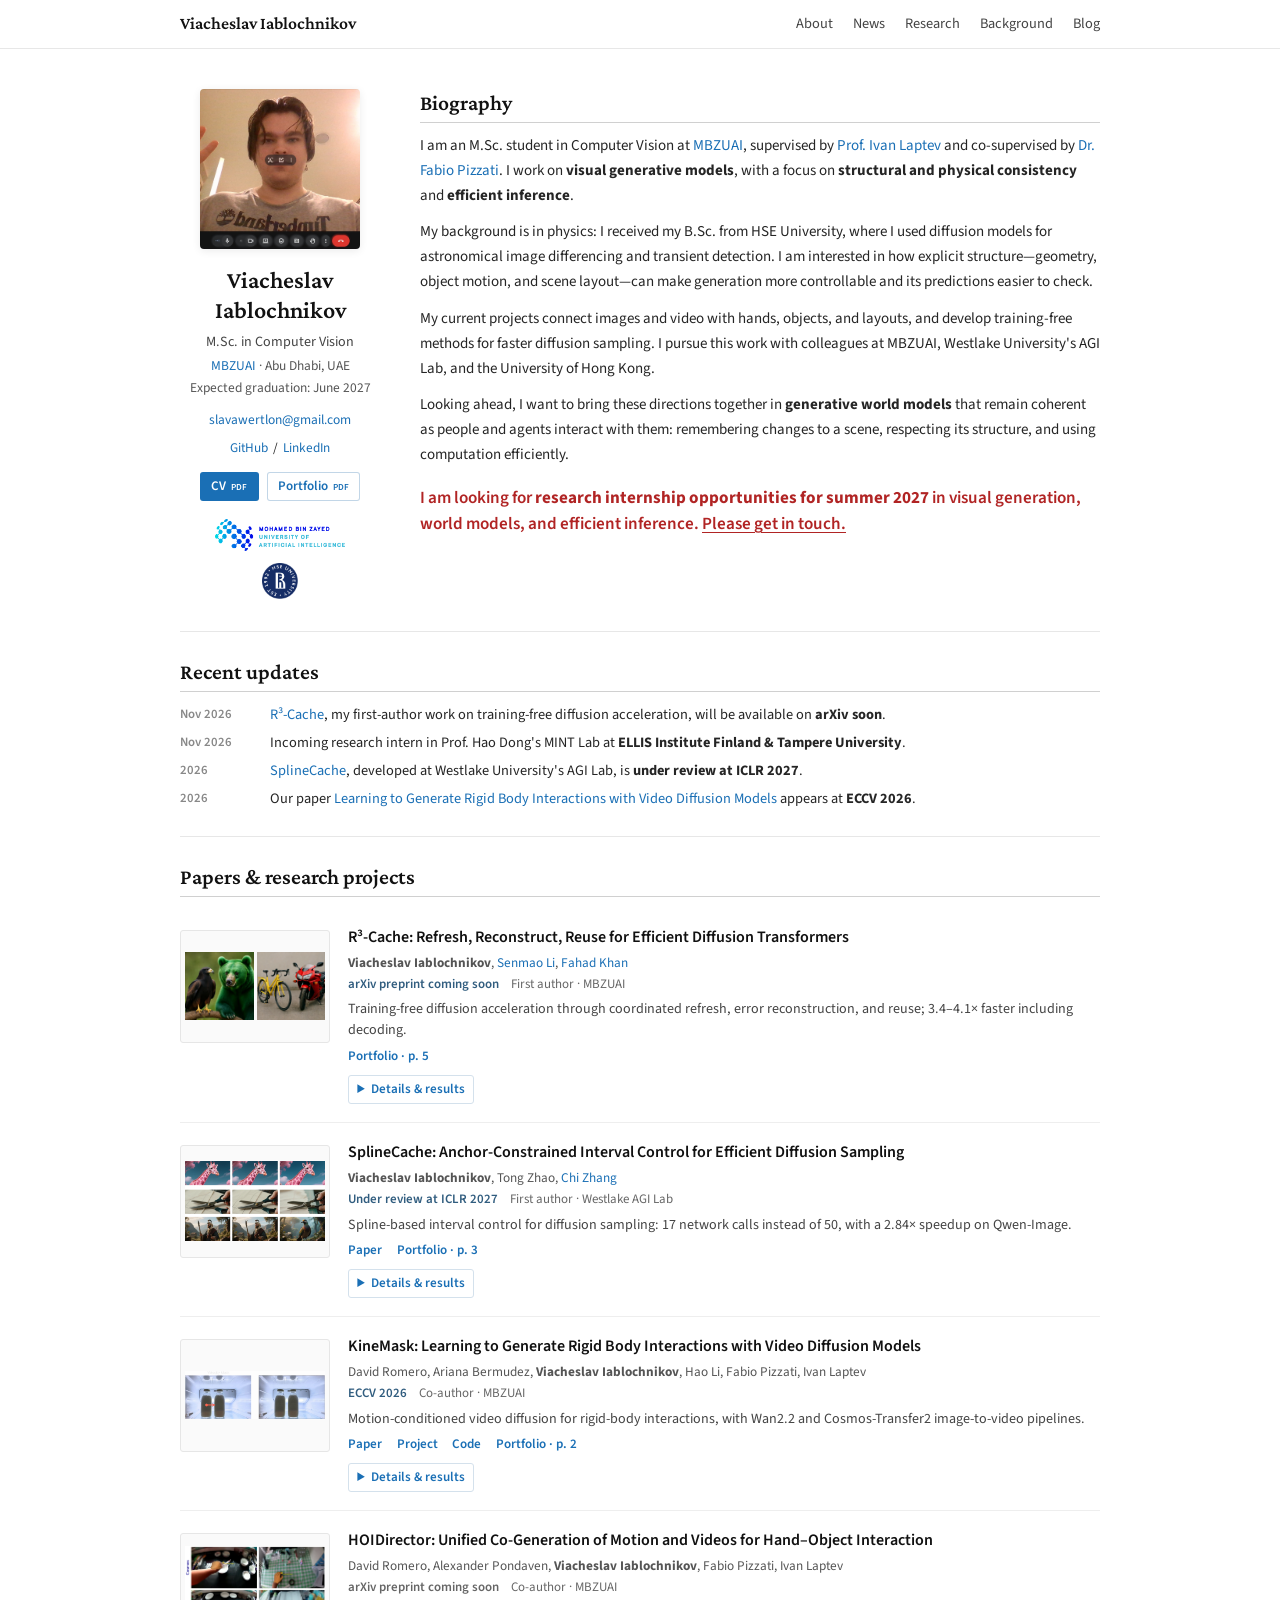
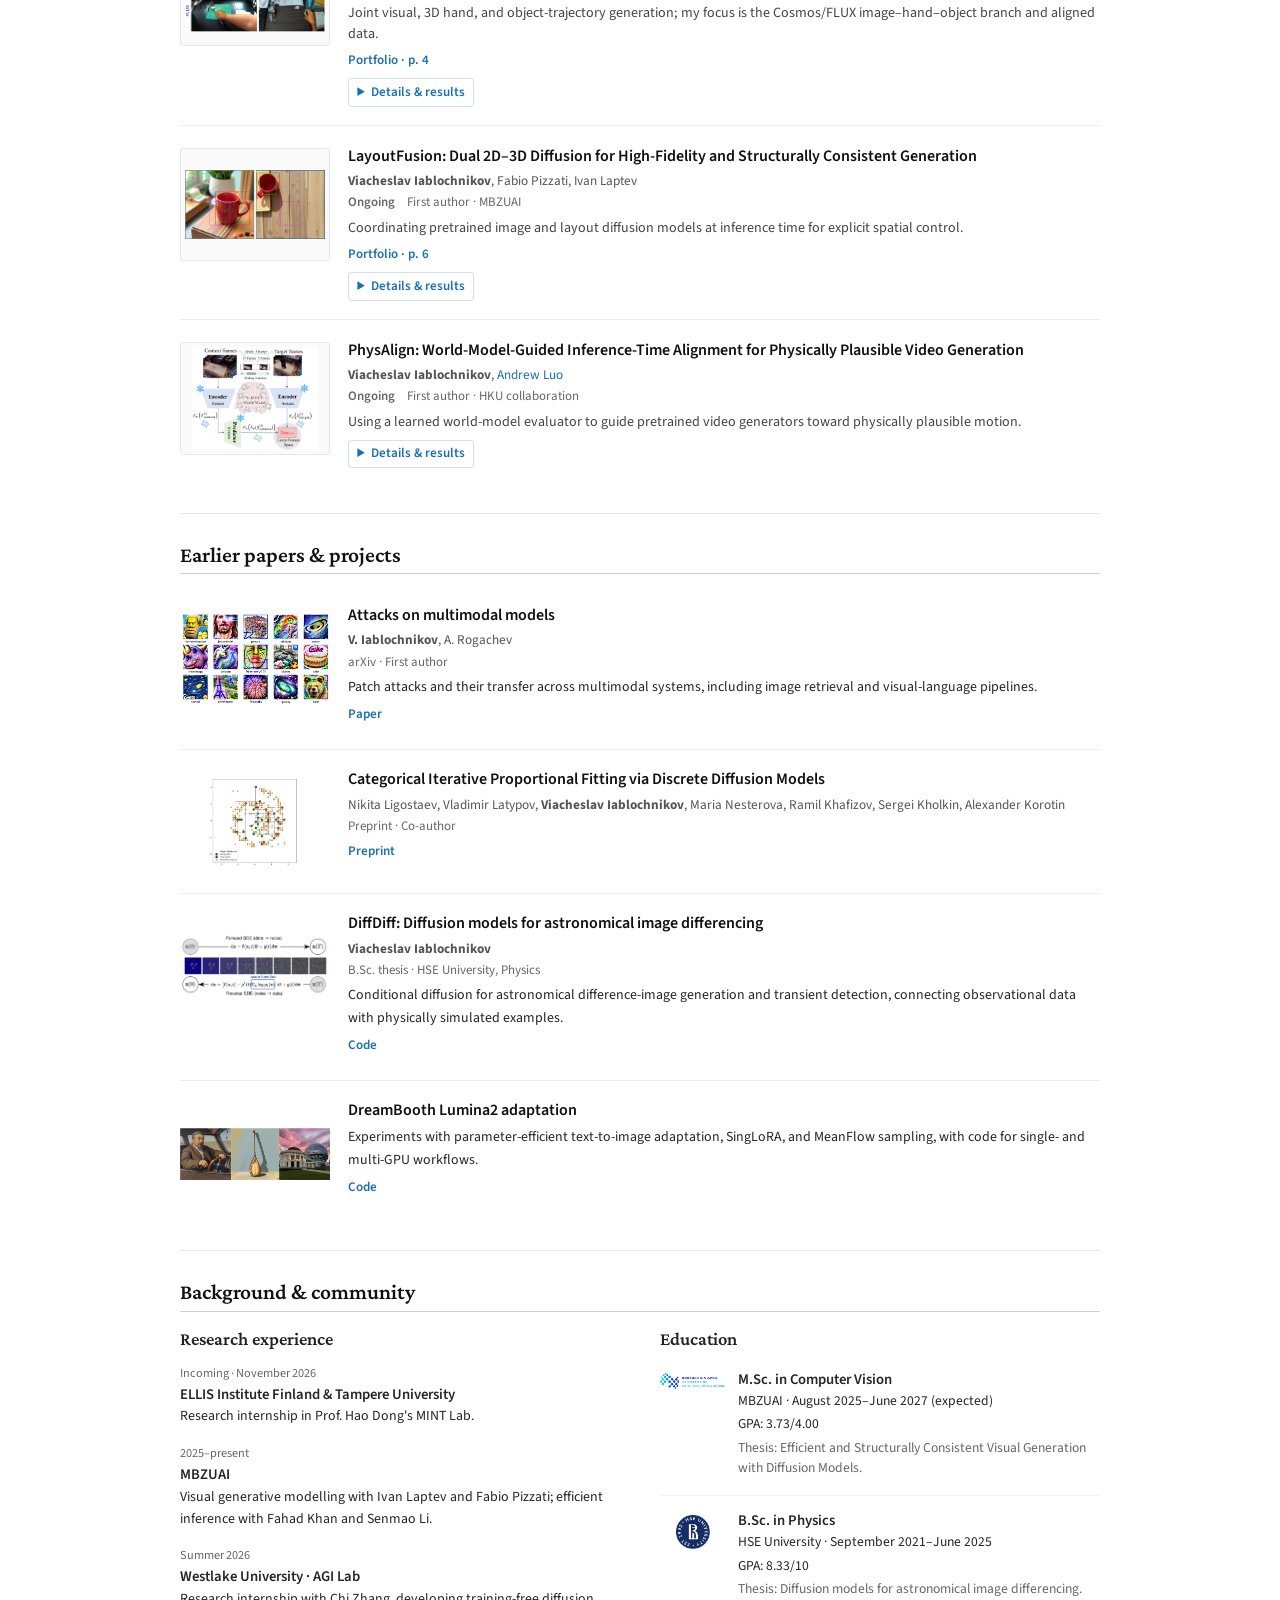
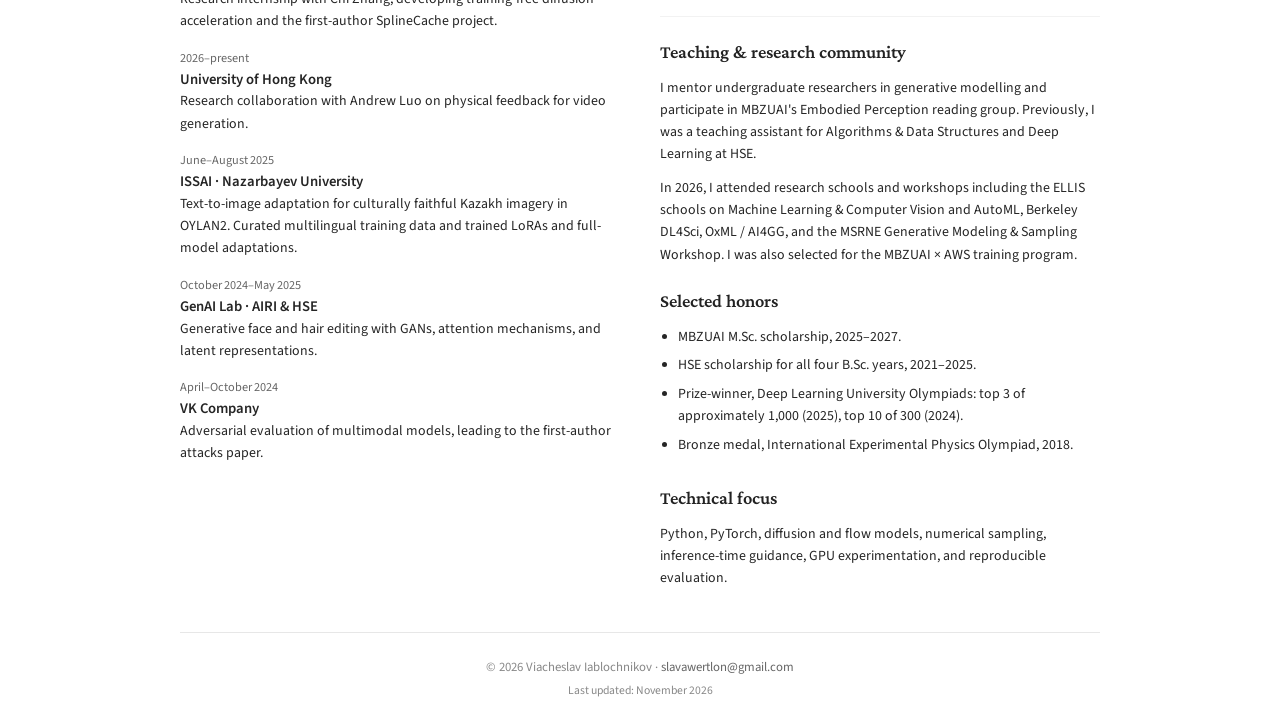
<file: index.html>
<!DOCTYPE html>

<html lang="en">
<head>
<meta charset="utf-8"/>
<meta content="width=device-width, initial-scale=1.0" name="viewport"/>
<title>Viacheslav Iablochnikov</title>
<meta content="Viacheslav Iablochnikov, M.Sc. Computer Vision at MBZUAI. Research on structured and physically grounded visual generation, efficient diffusion inference, and persistent world models." name="description"/>
<link href="assets/media/favicon.svg" rel="icon" type="image/svg+xml"/>
<link href="https://fonts.googleapis.com" rel="preconnect"/>
<link crossorigin="" href="https://fonts.gstatic.com" rel="preconnect"/>
<link href="https://fonts.googleapis.com/css2?family=Crimson+Pro:ital,wght@0,400;0,600;1,400&amp;family=Source+Sans+3:wght@400;600;700&amp;display=swap" rel="stylesheet"/>
<link href="assets/css/styles.css" rel="stylesheet"/>
<script defer="" src="assets/js/main.js"></script>
</head>
<body>
<a class="skip-link" href="#main">Skip to content</a>
<header class="topnav">
<nav aria-label="Main navigation" class="nav-inner">
<a class="nav-name" href="#top">Viacheslav Iablochnikov</a>
<div class="nav-links"><a href="#about">About</a><a href="#news">News</a><a href="#projects">Research</a><a href="#background">Background</a><a href="blog.html">Blog</a></div>
<button aria-controls="mobileMenu" aria-expanded="false" aria-label="Open navigation" class="burger" id="burger">☰</button>
</nav>
<nav aria-label="Mobile navigation" class="mobile-menu" hidden="" id="mobileMenu"><a href="#about">About</a><a href="#news">News</a><a href="#projects">Research</a><a href="#background">Background</a><a href="blog.html">Blog</a></nav>
</header>
<main class="page-wrap" id="main">
<div id="top"></div>
<section aria-labelledby="profile-name" class="profile-section" id="about">
<aside class="profile-left">
<img alt="Viacheslav Iablochnikov" class="avatar-img" height="160" src="assets/media/avatar_v3.jpg" width="160"/>
<h1 class="profile-name" id="profile-name">Viacheslav<br/>Iablochnikov</h1>
<p class="profile-title">M.Sc. in Computer Vision</p>
<p class="profile-affil"><a href="https://mbzuai.ac.ae/">MBZUAI</a> · Abu Dhabi, UAE</p>
<p class="profile-affil">Expected graduation: June 2027</p>
<p class="contact-line"><a href="mailto:slavawertlon@gmail.com">slavawertlon@gmail.com</a></p>
<div class="social-row"><a href="https://github.com/slava-qw">GitHub</a><span aria-hidden="true">/</span><a href="https://www.linkedin.com/in/viacheslav-iablochnikov-52a39a278/">LinkedIn</a></div>
<div class="document-links"><a class="cv-btn" href="assets/docs/CV_Viacheslav_Iablochnikov_research.pdf">CV <span class="file-type">PDF</span></a><a class="cv-btn secondary" href="assets/docs/Portfolio_Viacheslav_Iablochnikov.pdf">Portfolio <span class="file-type">PDF</span></a></div>
<div class="affil-logos"><img alt="MBZUAI" height="36" src="assets/media/mbzuai_logo_v2.png" width="130"/><img alt="HSE University" height="36" src="assets/media/hse_logo_full.png" width="130"/></div>
</aside>
<div class="profile-right">
<h2 class="section-title">Biography</h2>
<p>I am an M.Sc. student in Computer Vision at <a href="https://mbzuai.ac.ae/">MBZUAI</a>, supervised by <a href="https://mbzuai.ac.ae/study/faculty/ivan-laptev/">Prof. Ivan Laptev</a> and co-supervised by <a href="https://fabvio.github.io/">Dr. Fabio Pizzati</a>. I work on <strong>visual generative models</strong>, with a focus on <strong>structural and physical consistency</strong> and <strong>efficient inference</strong>.</p>
<p>My background is in physics: I received my B.Sc. from HSE University, where I used diffusion models for astronomical image differencing and transient detection. I am interested in how explicit structure—geometry, object motion, and scene layout—can make generation more controllable and its predictions easier to check.</p>
<p>My current projects connect images and video with hands, objects, and layouts, and develop training-free methods for faster diffusion sampling. I pursue this work with colleagues at MBZUAI, Westlake University's AGI Lab, and the University of Hong Kong.</p>
<p>Looking ahead, I want to bring these directions together in <strong>generative world models</strong> that remain coherent as people and agents interact with them: remembering changes to a scene, respecting its structure, and using computation efficiently.</p>
<p class="internship-notice">I am looking for <strong>research internship opportunities for summer 2027</strong> in visual generation, world models, and efficient inference. <a href="mailto:slavawertlon@gmail.com">Please get in touch.</a></p>
</div>
</section>

<section aria-labelledby="news-heading" class="content-section compact-section" id="news">
<h2 class="section-title" id="news-heading">Recent updates</h2>
<ul class="news-list">
<li><span class="nd">Nov 2026</span><span><a href="#r3-cache">R³-Cache</a>, my first-author work on training-free diffusion acceleration, will be available on <strong>arXiv soon</strong>.</span></li>
<li><span class="nd">Nov 2026</span><span>Incoming research intern in Prof. Hao Dong's MINT Lab at <strong>ELLIS Institute Finland &amp; Tampere University</strong>.</span></li>
<li><span class="nd">2026</span><span><a href="#splinecache">SplineCache</a>, developed at Westlake University's AGI Lab, is <strong>under review at ICLR 2027</strong>.</span></li>
<li><span class="nd">2026</span><span>Our paper <a href="#kinemask">Learning to Generate Rigid Body Interactions with Video Diffusion Models</a> appears at <strong>ECCV 2026</strong>.</span></li>
</ul>
</section>
<section aria-labelledby="projects-heading" class="content-section" id="projects">
<h2 class="section-title" id="projects-heading">Papers &amp; research projects</h2>


<article class="paper-card featured-paper" id="r3-cache"><button aria-controls="r3-cache-details" aria-expanded="false" aria-label="Expand details for r3-cache" class="paper-cover" type="button"><div class="cover-pair"><img alt="R³-Cache green bear example" loading="lazy" src="assets/media/research/r3-1-2.webp"/><img alt="R³-Cache bicycle example" loading="lazy" src="assets/media/research/r3-2-2.webp"/></div></button><div class="paper-info"><h3 class="paper-title">R³-Cache: Refresh, Reconstruct, Reuse for Efficient Diffusion Transformers</h3><p class="paper-authors"><strong>Viacheslav Iablochnikov</strong>, <a href="https://sen-mao.github.io/">Senmao Li</a>, <a href="https://mbzuai.ac.ae/study/faculty/fahad-khan/">Fahad Khan</a></p><div class="paper-venue"><span class="status">arXiv preprint coming soon</span><span>First author · MBZUAI</span></div><p class="paper-summary">Training-free diffusion acceleration through coordinated refresh, error reconstruction, and reuse; 3.4–4.1× faster including decoding.</p><div class="plinks"><a href="assets/docs/Portfolio_Viacheslav_Iablochnikov.pdf#page=5">Portfolio · p. 5</a></div><details class="paper-details" id="r3-cache-details"><summary><span class="label-closed">Details &amp; results</span><span class="label-open">Hide details</span></summary><div class="details-body"><p>Partial computation can update a prediction for the whole image. R³-Cache combines full evaluations that refresh the prediction, sparse evaluations that measure and reconstruct its error, and intervening steps that reuse the correction. Look-ahead sampling and an offline search coordinate these actions without retraining the model.</p><p><strong>My contribution:</strong> I lead the research direction, method development, implementation, and cross-model evaluation. Across SD3, SD3.5, and Qwen-Image, the method delivers <strong>3.4–4.1× acceleration, including decoding</strong>, with up to <strong>75.3% lower LPIPS distance to full sampling</strong> than native fewer-step sampling at comparable runtime.</p><figure class="comparison-figure">
<div aria-label="R³-Cache four-method image comparison; scroll horizontally on narrow screens" class="comparison-scroll" role="region" tabindex="0">
<div class="comparison-grid four-columns">
<div class="comparison-label">Full sampler<span>50 steps</span></div><div class="comparison-label ours">R³-Cache<span>(ours)</span></div><div class="comparison-label">PoSTCache<span>target-10 comparison</span></div><div class="comparison-label">Native<span>10 steps</span></div>
<img alt="Full sampler: a bird beside a green bear" height="640" loading="lazy" src="assets/media/research/r3-1-1.webp" width="640"/><img alt="R³-Cache: a bird beside a green bear, retaining the reference composition" height="640" loading="lazy" src="assets/media/research/r3-1-2.webp" width="640"/><img alt="PoSTCache output for the same green-bear prompt and noise" height="640" loading="lazy" src="assets/media/research/r3-1-3.webp" width="640"/><img alt="Native 10-step output for the same green-bear prompt and noise" height="640" loading="lazy" src="assets/media/research/r3-1-4.webp" width="640"/>
<img alt="Full sampler: a yellow bicycle beside a red motorcycle" height="640" loading="lazy" src="assets/media/research/r3-2-1.webp" width="640"/><img alt="R³-Cache: a yellow bicycle beside a red motorcycle, retaining the reference composition" height="640" loading="lazy" src="assets/media/research/r3-2-2.webp" width="640"/><img alt="PoSTCache output for the same bicycle and motorcycle prompt and noise" height="640" loading="lazy" src="assets/media/research/r3-2-3.webp" width="640"/><img alt="Native 10-step output for the same bicycle and motorcycle prompt and noise" height="640" loading="lazy" src="assets/media/research/r3-2-4.webp" width="640"/>
</div>
</div>
<figcaption>Selected Qwen-Image outputs with the same prompt and initial noise across each row. The comparison illustrates preservation of the full sampler's appearance.</figcaption>
<p class="scroll-hint">Swipe or scroll to compare all four methods.</p>
</figure></div></details></div></article>
<article class="paper-card featured-paper" id="splinecache"><button aria-controls="splinecache-details" aria-expanded="false" aria-label="Expand details for splinecache" class="paper-cover" type="button"><img alt="SplineCache comparison preview" loading="lazy" src="assets/media/research/splinecache_comparison.webp"/></button><div class="paper-info"><h3 class="paper-title">SplineCache: Anchor-Constrained Interval Control for Efficient Diffusion Sampling</h3><p class="paper-authors"><strong>Viacheslav Iablochnikov</strong>, Tong Zhao, <a href="https://icoz69.github.io/">Chi Zhang</a></p><div class="paper-venue"><span class="status">Under review at ICLR 2027</span><span>First author · Westlake AGI Lab</span></div><p class="paper-summary">Spline-based interval control for diffusion sampling: 17 network calls instead of 50, with a 2.84× speedup on Qwen-Image.</p><div class="plinks"><a href="https://drive.google.com/file/d/1-Jl56wagf72pipK_ZtBhBZCUA1gjrkRy/view?usp=sharing">Paper</a><a href="assets/docs/Portfolio_Viacheslav_Iablochnikov.pdf#page=3">Portfolio · p. 3</a></div><details class="paper-details" id="splinecache-details"><summary><span class="label-closed">Details &amp; results</span><span class="label-open">Hide details</span></summary><div class="details-body"><p>A sampling step depends on velocity accumulated over an interval. SplineCache constructs a causal spline from completed model evaluations and integrates it to advance through skipped evaluations. Budget-specific anchor schedules determine where full evaluations are most useful.</p><p><strong>My contribution:</strong> I developed the interval-control formulation, sampling algorithm, schedule search, and evaluation pipeline. On Qwen-Image, <strong>17 network calls instead of 50</strong> deliver a <strong>2.84× speedup</strong>; a more aggressive setting reaches <strong>4.72×</strong>. The work also studies transfer to image-conditioned 3D generation.</p><figure class="comparison-figure medium-figure">
<div aria-label="SplineCache three-method comparison; scroll horizontally on narrow screens" class="comparison-scroll" role="region" tabindex="0">
<div class="three-column-labels"><div class="comparison-label">Full sampler</div><div class="comparison-label ours">SplineCache (ours)</div><div class="comparison-label">TeaCache</div></div>
<img alt="Three matched Qwen-Image examples: full sampling, SplineCache and TeaCache; a giraffe, scissors, and a figure in a landscape" class="comparison-image" height="552" loading="lazy" src="assets/media/research/splinecache_comparison.webp" width="970"/>
</div>
<figcaption>Matched prompts and seeds. Columns show the full sampler, SplineCache, and TeaCache.</figcaption>
</figure></div></details></div></article>

<article class="paper-card featured-paper" id="kinemask"><button aria-controls="kinemask-details" aria-expanded="false" aria-label="Expand details for kinemask" class="paper-cover" type="button"><img alt="KineMask interaction examples" loading="lazy" src="assets/media/kinemask_carrousel_milk_poster.png"/></button><div class="paper-info"><h3 class="paper-title">KineMask: Learning to Generate Rigid Body Interactions with Video Diffusion Models</h3><p class="paper-authors">David Romero, Ariana Bermudez, <strong>Viacheslav Iablochnikov</strong>, Hao Li, Fabio Pizzati, Ivan Laptev</p><div class="paper-venue"><span class="status">ECCV 2026</span><span>Co-author · MBZUAI</span></div><p class="paper-summary">Motion-conditioned video diffusion for rigid-body interactions, with Wan2.2 and Cosmos-Transfer2 image-to-video pipelines.</p><div class="plinks"><a href="https://arxiv.org/abs/2510.02284">Paper</a><a href="https://daromog.github.io/KineMask/">Project</a><a href="https://github.com/Daromog/KineMask">Code</a><a href="assets/docs/Portfolio_Viacheslav_Iablochnikov.pdf#page=2">Portfolio · p. 2</a></div><details class="paper-details" id="kinemask-details"><summary><span class="label-closed">Details &amp; results</span><span class="label-open">Hide details</span></summary><div class="details-body"><p>KineMask conditions video diffusion models on object motion to generate rigid-body interactions. A velocity-mask control signal specifies how an object starts moving, while the generator predicts the resulting motion and interactions.</p><p><strong>My contribution:</strong> I implemented and trained the Wan2.2 (5B) and Cosmos-Transfer2 image-to-video pipelines, covering data preparation, motion conditioning, multi-GPU training, inference, and evaluation. On Wan2.2, <strong>FVD decreases from 977.7 to 475.6</strong>; human raters prefer KineMask to the plain backbone in up to <strong>71%</strong> of comparisons.</p><figure class="video-figure"><video aria-label="KineMask motion-conditioned object-interaction video examples" autoplay="" controls="" loop="" muted="" playsinline="" poster="assets/media/kinemask_carrousel_milk_poster.png" preload="metadata"><source src="assets/media/kinemask_carrousel_milk_v2.mp4" type="video/mp4"/></video><figcaption>Motion-conditioned object-interaction examples from KineMask.</figcaption></figure><details class="additional-figure"><summary>Wan and Cosmos comparisons</summary><figure class="narrow-figure"><img alt="Input motion at left, plain Wan and Cosmos backbone outputs compared with KineMask at right" height="674" loading="lazy" src="assets/media/research/kinemask_comparison.webp" width="782"/><figcaption>Input and motion control at left; backbone and KineMask outputs at right.</figcaption></figure></details></div></details></div></article>
<article class="paper-card featured-paper" id="beyond-hands"><button aria-controls="beyond-hands-details" aria-expanded="false" aria-label="Expand details for beyond-hands" class="paper-cover" type="button"><img alt="Joint image and hand generation preview" loading="lazy" src="assets/media/research/beyond_hands_examples.webp"/></button><div class="paper-info"><h3 class="paper-title">HOIDirector: Unified Co-Generation of Motion and Videos for Hand–Object Interaction</h3><p class="paper-authors">David Romero, Alexander Pondaven, <strong>Viacheslav Iablochnikov</strong>, Fabio Pizzati, Ivan Laptev</p><div class="paper-venue"><span class="status ongoing">arXiv preprint coming soon</span><span>Co-author · MBZUAI</span></div><p class="paper-summary">Joint visual, 3D hand, and object-trajectory generation; my focus is the Cosmos/FLUX image–hand–object branch and aligned data.</p><div class="plinks"><a href="assets/docs/Portfolio_Viacheslav_Iablochnikov.pdf#page=4">Portfolio · p. 4</a></div><details class="paper-details" id="beyond-hands-details"><summary><span class="label-closed">Details &amp; results</span><span class="label-open">Hide details</span></summary><div class="details-body"><p>The project connects visual generation with the geometry of an interaction by jointly modelling video, 3D hands, and object trajectories. My image branch brings image latents, a parametric hand representation, and object position into a shared diffusion transformer, supporting joint generation and conditional prediction.</p><p><strong>My contribution:</strong> I built the image–hand–object branch on NVIDIA Cosmos and FLUX and prepared aligned training data. Joint generation with Cosmos achieves a closer perceptual match to reference images than the image-only control while retaining both joint and conditional generation.</p><figure class="comparison-figure medium-figure"><a aria-label="Open larger HOIDirector examples" href="assets/media/research/beyond_hands_examples.webp"><img alt="Cosmos and FLUX generated interaction images with hand meshes and object-position overlays" height="715" loading="lazy" src="assets/media/research/beyond_hands_examples.webp" width="1165"/></a><figcaption>Generated interaction images with the generated hand meshes and object positions overlaid.</figcaption></figure></div></details></div></article>
<article class="paper-card featured-paper" id="layoutfusion"><button aria-controls="layoutfusion-details" aria-expanded="false" aria-label="Expand details for layoutfusion" class="paper-cover" type="button"><img alt="LayoutFusion spatial placement preview" loading="lazy" src="assets/media/research/layoutfusion_placement.webp"/></button><div class="paper-info"><h3 class="paper-title">LayoutFusion: Dual 2D–3D Diffusion for High-Fidelity and Structurally Consistent Generation</h3><p class="paper-authors"><strong>Viacheslav Iablochnikov</strong>, Fabio Pizzati, Ivan Laptev</p><div class="paper-venue"><span class="status ongoing">Ongoing</span><span>First author · MBZUAI</span></div><p class="paper-summary">Coordinating pretrained image and layout diffusion models at inference time for explicit spatial control.</p><div class="plinks"><a href="assets/docs/Portfolio_Viacheslav_Iablochnikov.pdf#page=6">Portfolio · p. 6</a></div><details class="paper-details" id="layoutfusion-details"><summary><span class="label-closed">Details &amp; results</span><span class="label-open">Hide details</span></summary><div class="details-body"><p>LayoutFusion investigates how separately pretrained image and layout diffusion models can be coordinated at inference time. Compatibility objectives, guidance, and particle-based inference link explicit object placement with visual appearance without retraining the base generators.</p><p><strong>My contribution:</strong> I lead the formulation and development of the image–layout coupling, reward-guided sampling, and spatial-consistency evaluation. The illustrated 2D experiment places a cup in a requested region, making spatial control directly inspectable.</p><figure class="comparison-figure medium-figure"><div class="two-column-labels"><div class="comparison-label">Unguided generation</div><div class="comparison-label ours">Guided placement (ours)</div></div><a aria-label="Open larger LayoutFusion placement comparison" href="assets/media/research/layoutfusion_placement.webp"><img alt="Unguided and guided cup-placement outputs; the green box marks the requested region" height="696" loading="lazy" src="assets/media/research/layoutfusion_placement.webp" width="1404"/></a><figcaption>Selected 2D placement example. The green box marks the requested region; guidance brings the cup into it.</figcaption></figure></div></details></div></article>
<article class="paper-card featured-paper" id="physalign"><button aria-controls="physalign-details" aria-expanded="false" aria-label="Expand details for physalign" class="paper-cover" type="button"><img alt="World-model representation diagram; conceptual illustration" loading="lazy" src="assets/media/vjepa_world_model.png"/></button><div class="paper-info"><h3 class="paper-title">PhysAlign: World-Model-Guided Inference-Time Alignment for Physically Plausible Video Generation</h3><p class="paper-authors"><strong>Viacheslav Iablochnikov</strong>, <a href="https://andrewluo.net/">Andrew Luo</a></p><div class="paper-venue"><span class="status ongoing">Ongoing</span><span>First author · HKU collaboration</span></div><p class="paper-summary">Using a learned world-model evaluator to guide pretrained video generators toward physically plausible motion.</p><details class="paper-details" id="physalign-details"><summary><span class="label-closed">Details &amp; results</span><span class="label-open">Hide details</span></summary><div class="details-body"><p>I investigate using a pretrained self-supervised world model as a learned evaluator to guide video generation toward physically plausible motion. The project studies reward-guided inference as a way to steer pretrained generators without retraining their weights, connecting physical feedback with probabilistic sampling.</p><p class="concept-note">The cover is a conceptual world-model diagram, rather than a generated result.</p></div></details></div></article>
</section>
<section aria-labelledby="earlier-heading" class="content-section" id="earlier-work">
<h2 class="section-title" id="earlier-heading">Earlier papers &amp; projects</h2>
<article class="paper-card"><div class="paper-thumb"><img alt="Patch-based adversarial attack example" height="95" loading="lazy" src="assets/media/adversarial_attacks_example_v2.png" width="130"/></div><div class="paper-info"><h3 class="paper-title">Attacks on multimodal models</h3><p class="paper-authors"><strong>V. Iablochnikov</strong>, A. Rogachev</p><p class="paper-venue">arXiv · First author</p><p>Patch attacks and their transfer across multimodal systems, including image retrieval and visual-language pipelines.</p><div class="plinks"><a href="https://arxiv.org/abs/2412.01725">Paper</a></div></div></article>
<article class="paper-card"><div class="paper-thumb"><img alt="Discrete-diffusion iterative proportional fitting illustration" height="95" loading="lazy" src="assets/media/dipf.png" width="130"/></div><div class="paper-info"><h3 class="paper-title">Categorical Iterative Proportional Fitting via Discrete Diffusion Models</h3><p class="paper-authors">Nikita Ligostaev, Vladimir Latypov, <strong>Viacheslav Iablochnikov</strong>, Maria Nesterova, Ramil Khafizov, Sergei Kholkin, Alexander Korotin</p><p class="paper-venue">Preprint · Co-author</p><div class="plinks"><a href="https://box.skoltech.ru/index.php/s/LEeQhaRW6GYYuAa">Preprint</a></div></div></article>
<article class="paper-card"><div class="paper-thumb"><img alt="Astronomical image-differencing pipeline" height="95" loading="lazy" src="assets/media/DiffDiff_result_2_example.png" width="130"/></div><div class="paper-info"><h3 class="paper-title">DiffDiff: Diffusion models for astronomical image differencing</h3><p class="paper-authors"><strong>Viacheslav Iablochnikov</strong></p><p class="paper-venue">B.Sc. thesis · HSE University, Physics</p><p>Conditional diffusion for astronomical difference-image generation and transient detection, connecting observational data with physically simulated examples.</p><div class="plinks"><a href="https://github.com/slava-qw/DiffDiff/tree/main">Code</a></div></div></article>
<article class="paper-card"><div class="paper-thumb"><img alt="Text-to-image adaptation example" height="95" loading="lazy" src="assets/media/issai_example_2.png" width="130"/></div><div class="paper-info"><h3 class="paper-title">DreamBooth Lumina2 adaptation</h3><p>Experiments with parameter-efficient text-to-image adaptation, SingLoRA, and MeanFlow sampling, with code for single- and multi-GPU workflows.</p><div class="plinks"><a href="https://github.com/slava-qw/Improved_DreamBooth/tree/main">Code</a></div></div></article>
</section>
<section aria-labelledby="background-heading" class="content-section" id="background">
<h2 class="section-title" id="background-heading">Background &amp; community</h2>
<div class="two-col-wide">
<div class="tc-left">
<h3 class="subsection-title">Research experience</h3>
<ul class="experience-list">
<li><p class="experience-time">Incoming · November 2026</p><h4>ELLIS Institute Finland &amp; Tampere University</h4><p>Research internship in Prof. Hao Dong's MINT Lab.</p></li>
<li><p class="experience-time">2025–present</p><h4>MBZUAI</h4><p>Visual generative modelling with Ivan Laptev and Fabio Pizzati; efficient inference with Fahad Khan and Senmao Li.</p></li>
<li><p class="experience-time">Summer 2026</p><h4>Westlake University · AGI Lab</h4><p>Research internship with Chi Zhang, developing training-free diffusion acceleration and the first-author SplineCache project.</p></li>
<li><p class="experience-time">2026–present</p><h4>University of Hong Kong</h4><p>Research collaboration with Andrew Luo on physical feedback for video generation.</p></li>
<li><p class="experience-time">June–August 2025</p><h4>ISSAI · Nazarbayev University</h4><p>Text-to-image adaptation for culturally faithful Kazakh imagery in OYLAN2. Curated multilingual training data and trained LoRAs and full-model adaptations.</p></li>
<li><p class="experience-time">October 2024–May 2025</p><h4>GenAI Lab · AIRI &amp; HSE</h4><p>Generative face and hair editing with GANs, attention mechanisms, and latent representations.</p></li>
<li><p class="experience-time">April–October 2024</p><h4>VK Company</h4><p>Adversarial evaluation of multimodal models, leading to the first-author attacks paper.</p></li>
</ul>
</div>
<div class="tc-right">
<h3 class="subsection-title">Education</h3>
<div class="edu-block"><div class="edu-logo"><img alt="MBZUAI" height="34" src="assets/media/mbzuai_logo_v2.png" width="78"/></div><div><h4>M.Sc. in Computer Vision</h4><p>MBZUAI · August 2025–June 2027 (expected)</p><p>GPA: 3.73/4.00</p><p class="muted">Thesis: Efficient and Structurally Consistent Visual Generation with Diffusion Models.</p></div></div>
<div class="edu-block"><div class="edu-logo"><img alt="HSE University" height="34" src="assets/media/hse_logo_full.png" width="78"/></div><div><h4>B.Sc. in Physics</h4><p>HSE University · September 2021–June 2025</p><p>GPA: 8.33/10</p><p class="muted">Thesis: Diffusion models for astronomical image differencing.</p></div></div>
<h3 class="subsection-title mt2">Teaching &amp; research community</h3>
<p>I mentor undergraduate researchers in generative modelling and participate in MBZUAI's Embodied Perception reading group. Previously, I was a teaching assistant for Algorithms &amp; Data Structures and Deep Learning at HSE.</p>
<p>In 2026, I attended research schools and workshops including the ELLIS schools on Machine Learning &amp; Computer Vision and AutoML, Berkeley DL4Sci, OxML / AI4GG, and the MSRNE Generative Modeling &amp; Sampling Workshop. I was also selected for the MBZUAI × AWS training program.</p>
<h3 class="subsection-title mt2">Selected honors</h3>
<ul class="plain-list"><li>MBZUAI M.Sc. scholarship, 2025–2027.</li><li>HSE scholarship for all four B.Sc. years, 2021–2025.</li><li>Prize-winner, Deep Learning University Olympiads: top 3 of approximately 1,000 (2025), top 10 of 300 (2024).</li><li>Bronze medal, International Experimental Physics Olympiad, 2018.</li></ul>
<h3 class="subsection-title mt2">Technical focus</h3><p>Python, PyTorch, diffusion and flow models, numerical sampling, inference-time guidance, GPU experimentation, and reproducible evaluation.</p>
</div>
</div>
</section>
<footer class="site-footer"><p>© <span id="yr">2026</span> Viacheslav Iablochnikov · <a href="mailto:slavawertlon@gmail.com">slavawertlon@gmail.com</a></p><p>Last updated: November 2026</p></footer>
</main>
</body>
</html>
</file>
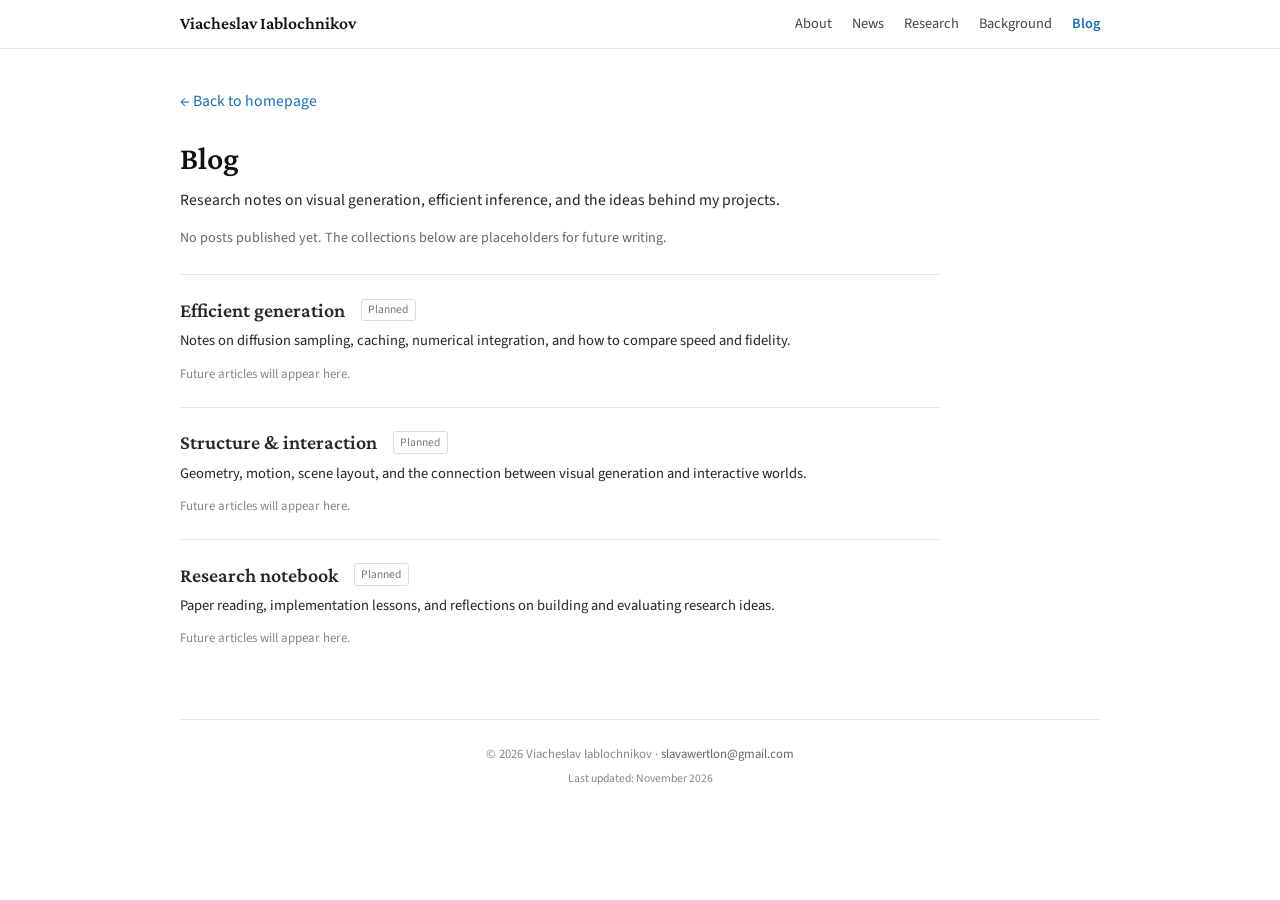
<file: blog.html>
<!DOCTYPE html>

<html lang="en">
<head>
<meta charset="utf-8"/>
<meta content="width=device-width, initial-scale=1.0" name="viewport"/>
<title>Blog · Viacheslav Iablochnikov</title>
<meta content="Research notes and future writing by Viacheslav Iablochnikov on visual generation, efficient inference, and world models." name="description"/>
<link href="assets/media/favicon.svg" rel="icon" type="image/svg+xml"/>
<link href="https://fonts.googleapis.com" rel="preconnect"/>
<link crossorigin="" href="https://fonts.gstatic.com" rel="preconnect"/>
<link href="https://fonts.googleapis.com/css2?family=Crimson+Pro:ital,wght@0,400;0,600;1,400&amp;family=Source+Sans+3:wght@400;600;700&amp;display=swap" rel="stylesheet"/>
<link href="assets/css/styles.css" rel="stylesheet"/>
<script defer="" src="assets/js/main.js"></script>
</head>
<body>
<a class="skip-link" href="#main">Skip to content</a>
<header class="topnav">
<nav aria-label="Main navigation" class="nav-inner">
<a class="nav-name" href="index.html">Viacheslav Iablochnikov</a>
<div class="nav-links"><a href="index.html#about">About</a><a href="index.html#news">News</a><a href="index.html#projects">Research</a><a href="index.html#background">Background</a><a aria-current="page" href="blog.html">Blog</a></div>
<button aria-controls="mobileMenu" aria-expanded="false" aria-label="Open navigation" class="burger" id="burger">☰</button>
</nav>
<nav aria-label="Mobile navigation" class="mobile-menu" hidden="" id="mobileMenu"><a href="index.html#about">About</a><a href="index.html#news">News</a><a href="index.html#projects">Research</a><a href="index.html#background">Background</a><a aria-current="page" href="blog.html">Blog</a></nav>
</header>
<main class="page-wrap" id="main">
<section aria-labelledby="blog-heading" class="blog-intro">
<p class="back-link"><a href="index.html">← Back to homepage</a></p>
<h1 id="blog-heading">Blog</h1>
<p>Research notes on visual generation, efficient inference, and the ideas behind my projects.</p>
<p class="blog-empty">No posts published yet. The collections below are placeholders for future writing.</p>
</section>
<section aria-label="Planned writing collections" class="blog-collections">
<article class="blog-bundle"><div class="bundle-heading"><h2>Efficient generation</h2><span class="planned-label">Planned</span></div><p>Notes on diffusion sampling, caching, numerical integration, and how to compare speed and fidelity.</p><p class="bundle-slot">Future articles will appear here.</p></article>
<article class="blog-bundle"><div class="bundle-heading"><h2>Structure &amp; interaction</h2><span class="planned-label">Planned</span></div><p>Geometry, motion, scene layout, and the connection between visual generation and interactive worlds.</p><p class="bundle-slot">Future articles will appear here.</p></article>
<article class="blog-bundle"><div class="bundle-heading"><h2>Research notebook</h2><span class="planned-label">Planned</span></div><p>Paper reading, implementation lessons, and reflections on building and evaluating research ideas.</p><p class="bundle-slot">Future articles will appear here.</p></article>
</section>
<footer class="site-footer"><p>© <span id="yr">2026</span> Viacheslav Iablochnikov · <a href="mailto:slavawertlon@gmail.com">slavawertlon@gmail.com</a></p><p>Last updated: November 2026</p></footer></main>
</body>
</html>
</file>
<file: assets/css/styles.css>
/* Compact academic homepage. Full research figures live inside disclosures. */
*,:before,:after{box-sizing:border-box;margin:0;padding:0}
:root{--ink:#252525;--muted:#676767;--accent:#1a6fb5;--rule:#e7e7e7}
html{font-size:16px;scroll-behavior:smooth;scroll-padding-top:65px}
body{font-family:'Source Sans 3','Helvetica Neue',Arial,sans-serif;font-weight:400;line-height:1.65;color:var(--ink);background:#fff}
a{color:var(--accent);text-decoration:none}a:hover{text-decoration:underline}
img,video{display:block;max-width:100%;height:auto}
[hidden]{display:none!important}
a:focus-visible,button:focus-visible,summary:focus-visible,[tabindex]:focus-visible{outline:2px solid var(--accent);outline-offset:4px}
.skip-link{position:fixed;top:-80px;left:1rem;z-index:20;background:#fff;padding:.6rem 1rem}.skip-link:focus{top:.5rem}
.topnav{position:sticky;top:0;z-index:10;background:rgba(255,255,255,.98);border-bottom:1px solid var(--rule)}
.nav-inner,.page-wrap{max-width:960px;margin:0 auto;padding:0 1.25rem}
.nav-inner{height:48px;display:flex;align-items:center;gap:1.5rem}
.nav-name{font-family:'Crimson Pro',Georgia,serif;font-size:1.1rem;font-weight:600;color:#111;white-space:nowrap}
.nav-links{display:flex;gap:1.25rem;margin-left:auto;font-size:.9rem}.nav-links a{color:#444}.nav-links a[aria-current]{color:var(--accent);font-weight:600}
.burger{display:none;background:none;border:0;font-size:1.3rem;cursor:pointer;color:#444;margin-left:auto;padding:.25rem}
.mobile-menu{display:none;padding:.6rem 1.25rem 1rem;gap:.6rem;border-top:1px solid var(--rule);font-size:.95rem}
.profile-section{display:flex;gap:2.5rem;padding:2.5rem 0 2rem;border-bottom:1px solid var(--rule)}
.profile-left{flex:0 0 200px;display:flex;flex-direction:column;align-items:center;text-align:center}
.avatar-img{width:160px;height:160px;object-fit:cover;border-radius:4px;margin-bottom:1rem;box-shadow:0 2px 8px #00000015}
.profile-name{font:600 1.5rem/1.25 'Crimson Pro',Georgia,serif;color:#111;margin-bottom:.4rem}
.profile-title{font-size:.88rem;color:#444}.profile-affil{font-size:.84rem;color:#555}.contact-line{font-size:.84rem;margin-top:.6rem}
.social-row{display:flex;flex-wrap:wrap;justify-content:center;gap:.3rem;margin-top:.4rem;font-size:.83rem}
.document-links{display:flex;flex-wrap:wrap;justify-content:center;gap:.5rem;margin-top:.8rem}
.cv-btn{display:inline-block;font-size:.82rem;background:var(--accent);color:#fff;padding:.25rem .7rem;border-radius:3px;font-weight:600}
.cv-btn:hover{text-decoration:none;background:#145a94}.cv-btn.secondary{background:#fff;color:var(--accent);box-shadow:inset 0 0 0 1px #c2d6e7}.file-type{font-size:.7em;margin-left:.15rem}
.affil-logos{display:flex;flex-direction:column;align-items:center;gap:.6rem;margin-top:1rem}.affil-logos img{width:130px;height:36px;object-fit:contain}
.profile-right{flex:1;min-width:0}.profile-right p{font-size:.94rem;line-height:1.65;margin-bottom:.75rem}
.section-title{font:600 1.35rem/1.3 'Crimson Pro',Georgia,serif;color:#111;margin-bottom:.7rem;padding-bottom:.3rem;border-bottom:1px solid #d0d0d0}
.profile-right .internship-notice{font-size:1.07rem;line-height:1.55;font-weight:600;color:#b12424;margin:1.05rem 0 0}
.internship-notice a{color:inherit;text-decoration:underline;text-underline-offset:3px}
.content-section{padding:1.65rem 0;border-bottom:1px solid var(--rule)}.content-section:last-of-type{border-bottom:0}
.news-list{list-style:none;display:flex;flex-direction:column;gap:.4rem}.news-list li{display:flex;gap:.9rem;font-size:.9rem;line-height:1.5}
.nd{flex:0 0 76px;font-size:.8rem;font-weight:600;color:#888;white-space:nowrap;padding-top:.1rem}
.paper-card{display:flex;align-items:flex-start;gap:1.15rem;padding:1.15rem 0;border-bottom:1px solid #eee;scroll-margin-top:65px}.paper-card:last-child{border-bottom:0}
.paper-cover,.paper-thumb{flex:0 0 150px;width:150px;margin-top:.2rem}
.paper-cover{border:1px solid #e6e6e6;border-radius:3px;background:#fafafa;padding:4px;cursor:pointer;overflow:hidden;transition:border-color .15s}
.paper-cover:hover{border-color:#7faad0}.paper-cover>img,.paper-thumb img{width:100%;height:103px;object-fit:contain;border-radius:2px}
.cover-pair{display:grid;grid-template-columns:1fr 1fr;gap:3px;align-items:center;height:103px}.cover-pair img{width:100%;height:auto}
.paper-info{flex:1;min-width:0}.paper-title{font-size:1rem;font-weight:600;line-height:1.4;color:#111;margin-bottom:.25rem}
.paper-authors{font-size:.83rem;color:#555;line-height:1.45;margin-bottom:.2rem}
.paper-venue{display:flex;flex-wrap:wrap;gap:.15rem .7rem;font-size:.81rem;color:var(--muted);line-height:1.5;margin-bottom:.25rem}
.status{color:#315d7f;font-weight:600}.status.ongoing{color:#666}
.paper-summary{font-size:.88rem;line-height:1.5;color:#444;margin:.3rem 0}
.plinks{display:flex;flex-wrap:wrap;gap:.25rem .9rem;font-size:.82rem;margin:.3rem 0}.plinks a{font-weight:600}
.paper-card:not(.featured-paper) .paper-info>p:not(.paper-authors):not(.paper-venue){font-size:.87rem}
.paper-details{margin-top:.45rem}.paper-details>summary{display:list-item;width:fit-content;cursor:pointer;list-style-position:inside;font-size:.82rem;font-weight:600;color:var(--accent);padding:.15rem .5rem;border:1px solid #d4e1ec;border-radius:3px;background:#fff}
.paper-details>summary:hover{background:#f3f7fb}.label-open{display:none}.paper-details[open]>summary .label-closed{display:none}.paper-details[open]>summary .label-open{display:inline}
.details-body{padding:.8rem 0 .2rem}.details-body>p{font-size:.9rem;line-height:1.6;margin-bottom:.65rem}
.details-body .concept-note{font-size:.8rem;color:var(--muted)}
.comparison-figure,.video-figure{margin:1rem auto .7rem}.comparison-figure img,.narrow-figure img{width:100%;height:auto}
.comparison-scroll{overflow-x:auto;overscroll-behavior-x:contain;scrollbar-width:thin;scrollbar-color:#9cb3c6 #f2f5f7}
.comparison-grid{display:grid;gap:4px}.four-columns{grid-template-columns:repeat(4,minmax(0,1fr));min-width:520px}.comparison-grid img{aspect-ratio:1}
.comparison-label{font-size:.77rem;line-height:1.3;font-weight:600;text-align:center;padding:0 .1rem .35rem}.comparison-label span{display:block;font-size:.7rem;color:var(--muted);font-weight:400;margin-top:.15rem}.comparison-label.ours,.comparison-label.ours span{color:var(--accent);font-weight:600}
.three-column-labels{display:grid;grid-template-columns:repeat(3,1fr);min-width:520px}.medium-figure .comparison-scroll>.comparison-image{min-width:520px}.two-column-labels{display:grid;grid-template-columns:repeat(2,1fr)}
figcaption{font-size:.77rem;line-height:1.5;color:var(--muted);margin-top:.5rem}.video-figure video{width:100%;height:auto}.additional-figure{font-size:.82rem;margin:.6rem 0}.additional-figure summary{cursor:pointer;color:var(--accent)}.narrow-figure{max-width:480px;margin:.8rem auto}
.scroll-hint{display:none;font-size:.74rem!important;color:var(--muted);margin:.25rem 0!important}
.two-col-wide{display:flex;gap:2.5rem;margin-top:1rem}.tc-left,.tc-right{flex:1;min-width:0}.subsection-title{font:600 1.15rem/1.3 'Crimson Pro',Georgia,serif;margin-bottom:.75rem;color:#222}
.experience-list{list-style:none}.experience-list li{padding-bottom:1rem}.experience-list h4,.edu-block h4{font-size:.92rem;font-weight:600;line-height:1.4}.experience-list p,.tc-right>p,.plain-list{font-size:.87rem;line-height:1.6}.experience-list .experience-time{font-size:.77rem;color:var(--muted);margin-bottom:.1rem}
.edu-block{display:flex;gap:.8rem;padding:.4rem 0 .8rem;margin-bottom:.6rem;border-bottom:1px solid #f2f2f2}.edu-logo{flex:0 0 65px;padding-top:.2rem}.edu-logo img{max-width:65px;max-height:34px;object-fit:contain}.edu-block p{font-size:.85rem;line-height:1.5;margin-bottom:.2rem}.muted{color:var(--muted)}.mt2{margin-top:1.5rem}.tc-right>p+p{margin-top:.7rem}.plain-list{padding-left:1.1rem}.plain-list li{padding-bottom:.4rem}
.site-footer{padding:1.5rem 0;text-align:center;font-size:.8rem;color:#888;border-top:1px solid var(--rule);margin-top:1rem}.site-footer a{color:#666}.site-footer p+p{font-size:.73rem;margin-top:.2rem}
.blog-intro{padding:2.5rem 0 1.5rem;max-width:760px}.back-link{font-size:.85rem;margin-bottom:1.5rem}.blog-intro h1{font:600 2rem/1.2 'Crimson Pro',Georgia,serif;color:#111;margin-bottom:.7rem}.blog-intro>p{font-size:.98rem}.blog-intro .blog-empty{font-size:.88rem;color:var(--muted);margin-top:.8rem}
.blog-collections{max-width:760px;margin-bottom:3rem}.blog-bundle{padding:1.35rem 0;border-top:1px solid var(--rule)}.bundle-heading{display:flex;align-items:center;gap:1rem;margin-bottom:.4rem}.bundle-heading h2{font:600 1.25rem/1.3 'Crimson Pro',Georgia,serif}.planned-label{font-size:.72rem;color:#777;border:1px solid #ddd;border-radius:3px;padding:.05rem .4rem}.blog-bundle p{font-size:.91rem}.blog-bundle .bundle-slot{font-size:.81rem;color:#888;margin-top:.65rem}
@media(max-width:760px){
 .nav-links{display:none}.burger{display:block}.mobile-menu:not([hidden]){display:flex;flex-direction:column}
 .profile-section{gap:1.5rem;flex-direction:column;align-items:center;padding:1.7rem 0}.profile-left{flex:auto;width:100%}.profile-right{width:100%}.affil-logos{flex-direction:row;justify-content:center}.profile-right .internship-notice{font-size:1.05rem}
 .paper-card{gap:.85rem}.paper-cover,.paper-thumb{flex-basis:110px;width:110px}.paper-cover>img,.paper-thumb img,.cover-pair{height:82px}.paper-title{font-size:.96rem}.paper-authors{font-size:.8rem}.two-col-wide{flex-direction:column;gap:1.2rem}.scroll-hint{display:block}.content-section{padding:1.4rem 0}
}
@media(max-width:430px){
 .page-wrap,.nav-inner{padding-left:1rem;padding-right:1rem}.nav-name{font-size:1rem}.paper-card{gap:.65rem}.paper-cover,.paper-thumb{flex-basis:82px;width:82px}.paper-cover{padding:2px}.paper-cover>img,.paper-thumb img,.cover-pair{height:68px}.cover-pair{grid-template-columns:1fr}.cover-pair img{width:31px;justify-self:center}.paper-summary{font-size:.84rem}.paper-venue{font-size:.77rem}.paper-authors{font-size:.77rem}.nd{flex-basis:66px;font-size:.75rem}.news-list li{gap:.5rem;font-size:.86rem}
 .paper-card{display:grid;grid-template-columns:82px minmax(0,1fr);gap:.3rem .65rem}.paper-cover,.paper-thumb{grid-column:1;grid-row:1}.paper-info{display:contents}.paper-title{grid-column:2;align-self:center}.paper-info>*:not(.paper-title){grid-column:1/-1}.paper-info>.plinks{margin:.1rem 0}.paper-details{margin-top:.2rem}.bundle-heading{gap:.6rem}
}
@media(prefers-reduced-motion:reduce){html{scroll-behavior:auto}.paper-cover{transition:none}}
</file>
